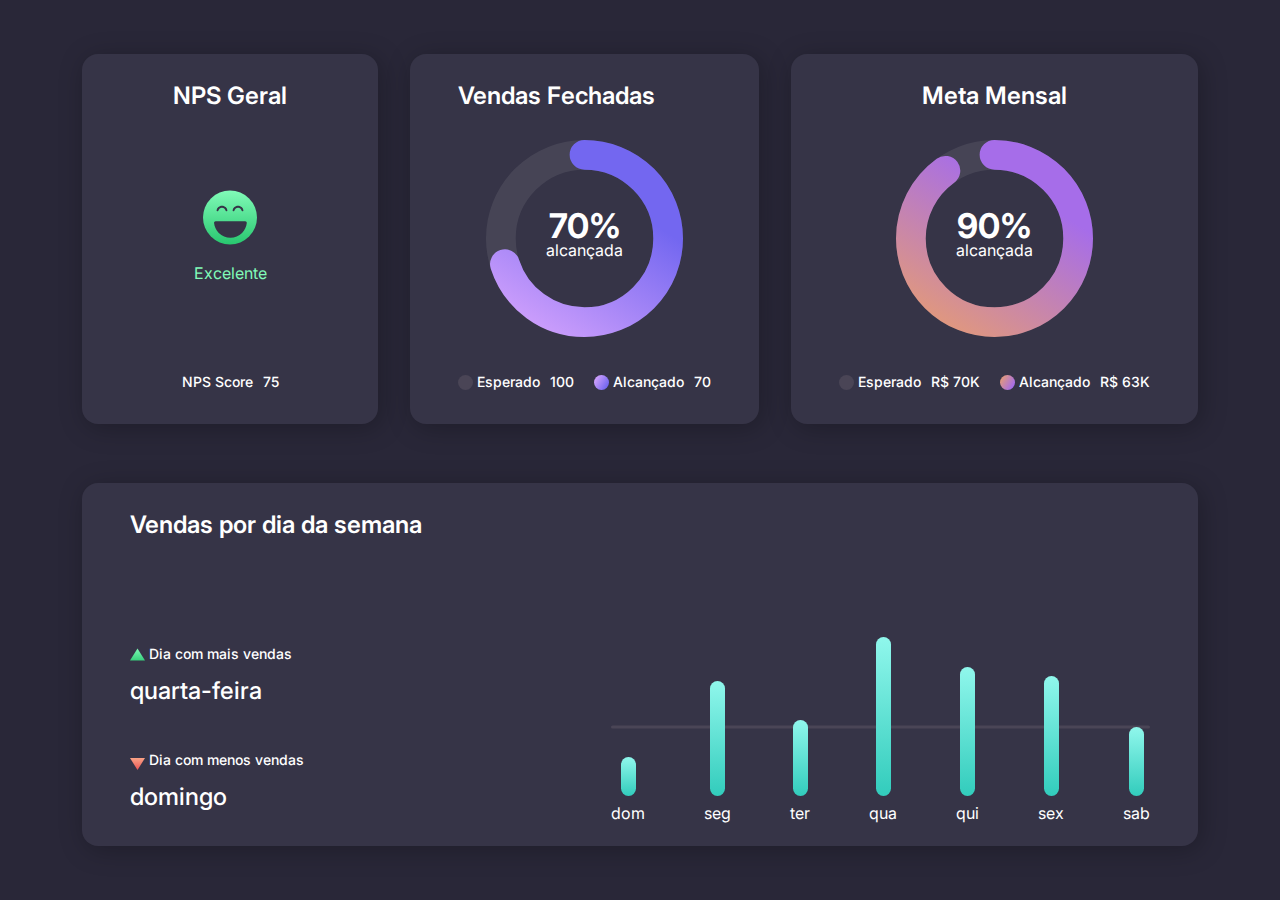
<file: Projeto-03/index.html>
<!DOCTYPE html>
<html lang="en">
<head>
    <meta charset="UTF-8">
    <meta http-equiv="X-UA-Compatible" content="IE=edge">
    <meta name="viewport" content="width=device-width, initial-scale=1.0">

    <link rel="preconnect" href="https://fonts.googleapis.com" />
    <link rel="preconnect" href="https://fonts.gstatic.com" crossorigin />
    <link
      href="https://fonts.googleapis.com/css2?family=Inter:wght@400;500;700&display=swap" rel="stylesheet"/>
    <link rel="stylesheet" href="./style.css"/>
    
    <title>Dashboard</title>
</head>
<body>
    <main id="app" class="grid">

        <div class="box nps grid">
            <div class="top">NPS Geral</div>
            <div class="middle grid"><img src="./assets/Group 3.svg" alt="">Excelente</div>
            <div class="bottom">
                <span>NPS Score</span>
                <span>75</span>
            </div>
        </div><!--BOX NPS-->


        <div class="box sell grid">
            <div class="top">Vendas Fechadas</div>
            <div class="middle">
                <svg viewBox="0 0 232 232" style="--percentage: 70">
                    <circle cx="50%" cy="50%" r="98.5" opacity="0.1" stroke="#D9D9D9" />
                    <circle
                      cx="50%"
                      cy="50%"
                      r="98.5"
                      stroke="url(#paint0_linear_201_85)"
                    />
                    <defs>
                      <linearGradient
                        id="paint0_linear_201_85"
                        x1="-9"
                        y1="82"
                        x2="145"
                        y2="178"
                        gradientUnits="userSpaceOnUse">

                        <stop stop-color="#CE9FFC" />
                        <stop offset="1" stop-color="#7367F0" />
                      </linearGradient>
                    </defs>
                  </svg>

                  <div class="content">
                    <h3>70%</h3>
                    <p>alcançada</p>
                  </div>
            </div>
            <div class="bottom">
                <div class="item">
                    <span>Esperado</span>
                    <span>100</span>
                </div>
                <div class="item">
                    <span style="--bg-color: linear-gradient(121.94deg, #ce9ffc 15.98%, #7367f0 82.85%);">Alcançado</span>
                    <span>70</span>
                </div>
            </div>
        </div><!--BOX VENDAS-->

        <div class="box target grid">
            <div class="top text-center">Meta Mensal</div>
            <div class="middle">
                <svg viewBox="0 0 232 232" style="--percentage: 90">
                    <circle cx="50%" cy="50%" r="98.5" opacity="0.1" stroke="#D9D9D9" />
                    <circle
                      cx="50%"
                      cy="50%"
                      r="98.5"
                      stroke="url(#paint0_linear_201_104)"
                    />
                    <defs>
                      <linearGradient
                        id="paint0_linear_201_104"
                        x1="0.5"
                        y1="82"
                        x2="154.842"
                        y2="178.702"
                        gradientUnits="userSpaceOnUse"
                      >
                        <stop stop-color="#DF9780" />
                        <stop offset="1" stop-color="#A66DE9" />
                      </linearGradient>
                    </defs>
                  </svg>

                  <div class="content">
                    <h3>90%</h3>
                    <p>alcançada</p>
                  </div>
            </div>
            <div class="bottom">
                <div class="item">
                    <span>Esperado</span>
                    <span>R$ 70K</span>
                </div>
                <div class="item">
                    <span style="--bg-color: linear-gradient(121.94deg, #df9780 15.98%, #a66de9 82.85%);">Alcançado</span>
                    <span>R$ 63K</span>
                </div>
            </div>
        </div><!--BOX METAS-->

        <!--<div class="box"></div>-->

        <div class="box weekly-sell grid">
            <div class="top">Vendas por dia da semana</div>
    
            <div class="wrapper">
              <div class="left grid">
                <div class="most-sell grid">
                  <span>Dia com mais vendas</span>
                  quarta-feira
                </div>
                <div class="less-sell grid">
                  <span>Dia com menos vendas</span>
                  domingo
                </div>
              </div>
              <div class="right">
                <div class="bars">
                  <div class="bar-wrapper">
                    <div class="bar" style="--height: 3.9rem"></div>
                    <span>dom</span>
                  </div>
                  <div class="bar-wrapper">
                    <div class="bar" style="--height: 11.5rem"></div>
                    <span>seg</span>
                  </div>
                  <div class="bar-wrapper">
                    <div class="bar" style="--height: 7.6rem"></div>
                    <span>ter</span>
                  </div>
                  <div class="bar-wrapper">
                    <div class="bar" style="--height: 15.9rem"></div>
                    <span>qua</span>
                  </div>
                  <div class="bar-wrapper">
                    <div class="bar" style="--height: 12.9rem"></div>
                    <span>qui</span>
                  </div>
                  <div class="bar-wrapper">
                    <div class="bar" style="--height: 12rem"></div>
                    <span>sex</span>
                  </div>
                  <div class="bar-wrapper">
                    <div class="bar" style="--height: 6.9rem"></div>
                    <span>sab</span>
                  </div>
                </div>
              </div>
            </div>
          </div>
    </main>
</body>
</html>
</file>
<file: Projeto-03/style.css>
* {
  margin: 0;
  padding: 0;
  box-sizing: border-box;
  -webkit-font-smoothing: antialiased;
  -moz-osx-font-smoothing: grayscale;
}

:root {
  font-size: 62.5%;
}

body {
  font-size: 1.6rem;
  font-family: "Inter";
  background: #292738;
}

.grid {
  display: grid;
}

.text-center {
  text-align: center;
}

.box {
  padding: 2.9rem 4.8rem;

  background: #363447;
  box-shadow: 0.3rem 0.4rem 2.6rem rgba(0, 0, 0, 0.25);
  border-radius: 1.6rem;
  color: white;
  line-height: 160%;

  gap: 3.2rem;
}

#app {
  column-gap: 3.2rem;
  row-gap: 5.9rem;

  width: fit-content;
  min-height: 100vh;
  height: fit-content;

  margin: auto;

  place-content: center;
  padding: 3.2rem;
}

.top {
  font-weight: 600;
  font-size: 2.4rem;
}

.middle {
  display: grid;
  place-content: center;
  position: relative;
}

.middle .content {
  position: absolute;
  top: 50%;
  left: 50%;
  transform: translate(-50%, -50%);
  text-align: center;
}

.content h3 {
  font-size: 3.4rem;
}

.bottom {
  display: flex;
  gap: 2rem;
  justify-content: center;
  margin-top: auto;
  font-weight: 500;
  font-size: 1.4rem;
}

.bottom .item {
  display: flex;
  align-items: center;
  gap: 1rem;
}

.bottom .item span:nth-child(1) {
  display: flex;
  align-items: center;
  gap: 0.4rem;
}

.bottom .item span {
  --bg-color: #4a4556;
}

.bottom .item span:nth-child(1)::before {
  content: "";
  width: 1.5rem;
  height: 1.5rem;
  display: block;
  background: var(--bg-color);
  border-radius: 99.9rem;
}

.nps {
  gap: 3.2rem;
  text-align: center;
}

.nps .middle {
  height: 19.7rem;
  place-content: center;
  justify-items: center;
  gap: 1.6rem;
  color: #81fbb8;
}

.nps .bottom {
  gap: 1rem;
}

svg {
  --percentage: 0;
  width: 19.7rem;
  height: 19.7rem;
  transform: rotate(-90deg);
}

svg circle {
  stroke-dasharray: 618;
  stroke-dashoffset: 618;
  stroke-width: 35;
  fill: none;
}

svg circle:nth-child(1) {
  stroke-dashoffset: 0;
}

svg circle:nth-child(2) {
  stroke-dashoffset: calc(618 - (618 * var(--percentage)) / 100);
  stroke-linecap: round;

  animation: progress 1s ease-in-out;
}

@keyframes progress {
  0% {
    stroke-dasharray: 618;
    stroke-dashoffset: 618;
  }
}

.weekly-sell {
  gap: 10rem;
}

.weekly-sell .wrapper {
  display: flex;
  flex-direction: column;
  gap: 3.2rem;
}

.weekly-sell .left {
  gap: 3.2rem;
  grid-auto-flow: column;
}

.weekly-sell .left,
.weekly-sell .right {
  flex: 1;
}

.left .grid {
  gap: 0.8rem;
  font-weight: 500;
  font-size: 2.4rem;
}

.left .grid span {
  font-size: 1.4rem;
  align-items: center;
  display: flex;
  gap: 0.4rem;
}

.left .grid span::before {
  content: "";
  width: 1.5rem;
  height: 1.5rem;
  display: block;
  clip-path: polygon(50% 0%, 0% 80%, 100% 80%);
}

.left .most-sell span::before {
  background: linear-gradient(180deg, #81fbb8 0%, #28c76f 100%);
  margin-top: 0.4rem;
}

.left .less-sell span::before {
  background: linear-gradient(180deg, #ea5455 0%, #feb692 100%);
  transform: matrix(1, 0, 0, -1, 0, 0);
  margin-top: 0.6rem;
}

.bars {
  display: flex;
  gap: calc(3vw + 1rem);
  align-items: flex-end;
  position: relative;
}

.bars::before {
  content: "";
  display: block;
  height: 0.3rem;
  width: 100%;
  background: #4a4556;
  border-radius: 99.9rem;
  position: absolute;
  top: 50%;
  transform: translateY(-50%);
  z-index: 0;
}

.bar-wrapper {
  display: grid;
  grid-template-rows: 15.9rem 1.6rem;
  justify-items: center;
  gap: 0.5rem;
  z-index: 1;
}

.bar {
  width: 1.5rem;
  background: linear-gradient(180deg, #90f7ec 0%, #32ccbc 100%);
  border-radius: 99.9rem;

  height: var(--height);
  align-self: end;

  animation: up 1.4s;
}

@keyframes up {
  0% {
    height: 0;
  }
}

@media (min-width: 72rem) {
  #app {
    grid-template-columns: 29.6rem max-content max-content;
    grid-template-rows: max-content;
  }

  .box:nth-child(4) {
    grid-column: 1/4;
  }

  .weekly-sell .wrapper {
    flex-direction: row;
  }

  .weekly-sell .left {
    grid-auto-flow: initial;
  }

  .bars {
    gap: 5.9rem;
  }
}
</file>
